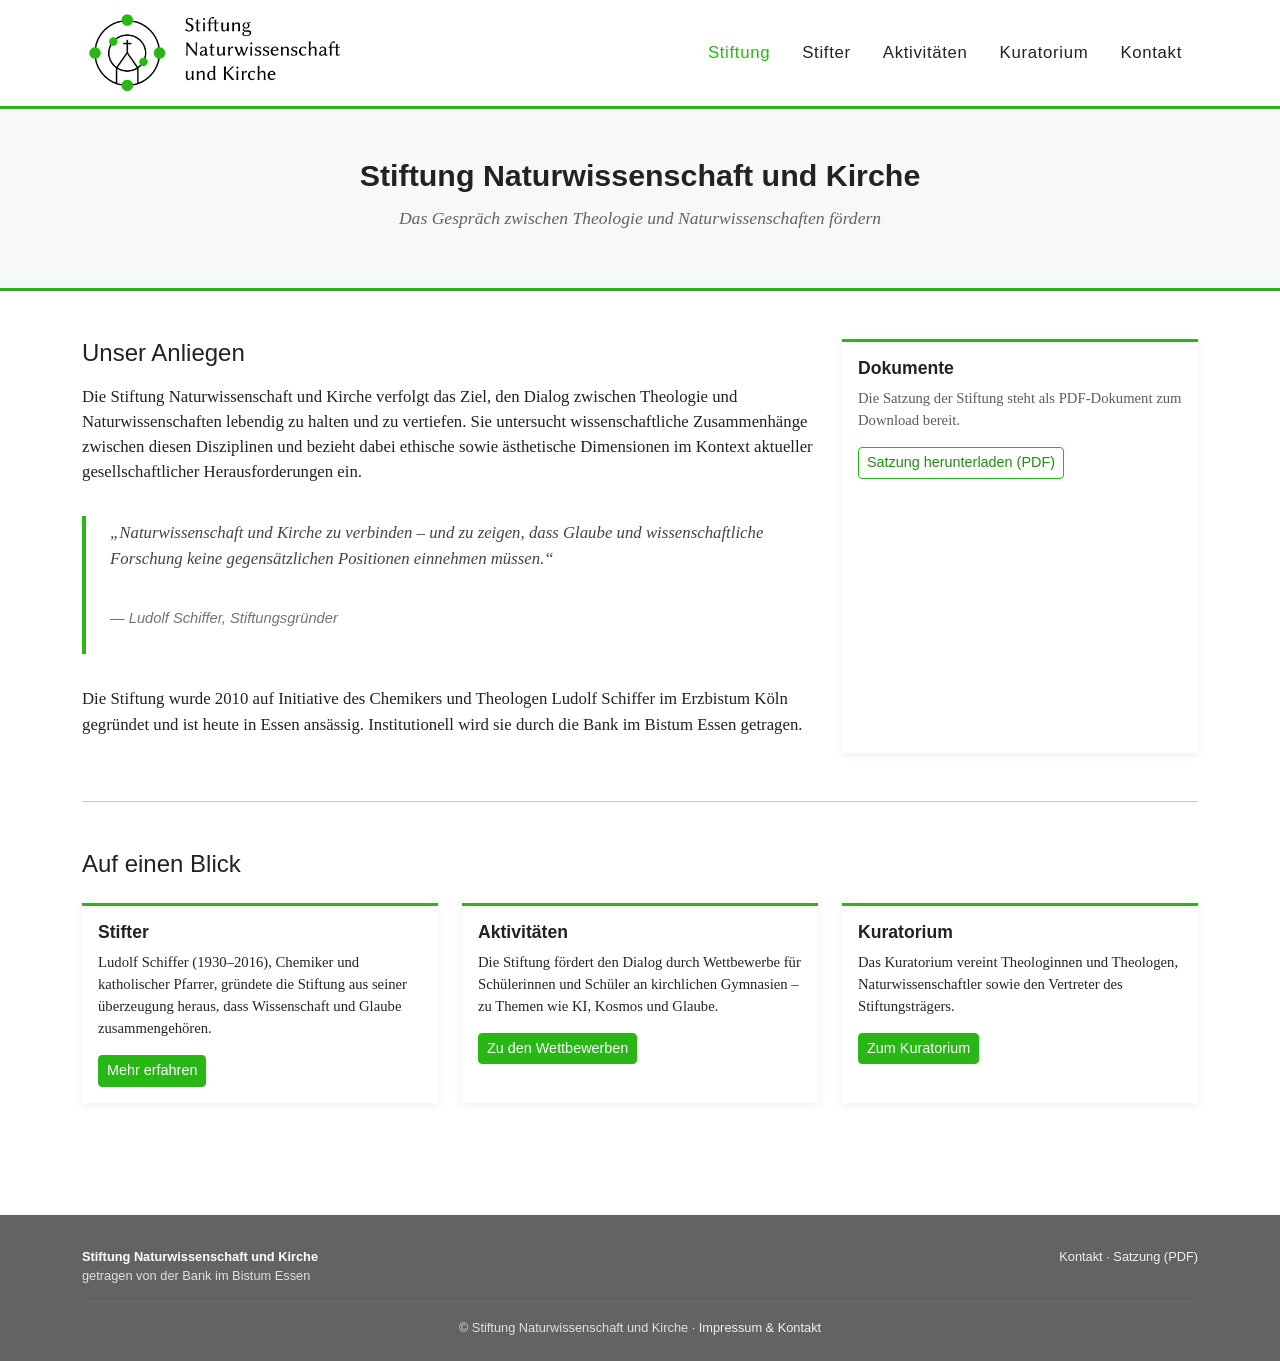
<file: index.html>
<!DOCTYPE html>
<html lang="de">
<head>
  <meta charset="UTF-8">
  <meta name="viewport" content="width=device-width, initial-scale=1.0">
  <title>Stiftung Naturwissenschaft und Kirche</title>
  <link rel="stylesheet" href="https://cdn.jsdelivr.net/npm/bootstrap@5.3.3/dist/css/bootstrap.min.css">
  <link rel="stylesheet" href="css/style.css">
</head>
<body>

  <!-- Navbar -->
  <nav class="navbar navbar-expand-md sticky-top">
    <div class="container">
      <a class="navbar-brand" href="index.html">
        <img src="assets/img/cropped-Logo_Web.png" alt="Stiftung Naturwissenschaft und Kirche">
      </a>
      <button class="navbar-toggler" type="button" data-bs-toggle="collapse" data-bs-target="#navMenu">
        <span class="navbar-toggler-icon"></span>
      </button>
      <div class="collapse navbar-collapse" id="navMenu">
        <ul class="navbar-nav ms-auto">
          <li class="nav-item"><a class="nav-link active" href="index.html">Stiftung</a></li>
          <li class="nav-item"><a class="nav-link" href="stifter.html">Stifter</a></li>
          <li class="nav-item"><a class="nav-link" href="aktivitaeten.html">Aktivit&auml;ten</a></li>
          <li class="nav-item"><a class="nav-link" href="kuratorium.html">Kuratorium</a></li>
          <li class="nav-item"><a class="nav-link" href="kontakt.html">Kontakt</a></li>
        </ul>
      </div>
    </div>
  </nav>

  <!-- Hero -->
  <section class="hero">
    <div class="container">
      <h1>Stiftung Naturwissenschaft und Kirche</h1>
      <p class="lead">Das Gespr&auml;ch zwischen Theologie und Naturwissenschaften f&ouml;rdern</p>
    </div>
  </section>

  <!-- Hauptinhalt -->
  <main class="container py-5">

    <div class="row g-4">

      <div class="col-lg-8">
        <h2 class="h4 mb-3">Unser Anliegen</h2>
        <p>
          Die Stiftung Naturwissenschaft und Kirche verfolgt das Ziel, den Dialog zwischen Theologie
          und Naturwissenschaften lebendig zu halten und zu vertiefen. Sie untersucht wissenschaftliche
          Zusammenh&auml;nge zwischen diesen Disziplinen und bezieht dabei ethische sowie &auml;sthetische
          Dimensionen im Kontext aktueller gesellschaftlicher Herausforderungen ein.
        </p>

        <blockquote class="nwk-quote">
          &bdquo;Naturwissenschaft und Kirche zu verbinden &ndash; und zu zeigen, dass Glaube und
          wissenschaftliche Forschung keine gegens&auml;tzlichen Positionen einnehmen m&uuml;ssen.&ldquo;
          <footer class="blockquote-footer mt-1">Ludolf Schiffer, Stiftungsgr&uuml;nder</footer>
        </blockquote>

        <p>
          Die Stiftung wurde 2010 auf Initiative des Chemikers und Theologen Ludolf Schiffer
          im Erzbistum K&ouml;ln gegr&uuml;ndet und ist heute in Essen ans&auml;ssig. Institutionell
          wird sie durch die Bank im Bistum Essen getragen.
        </p>
      </div>

      <div class="col-lg-4">
        <div class="card h-100">
          <div class="card-body">
            <h5 class="card-title">Dokumente</h5>
            <p class="card-text small text-muted">
              Die Satzung der Stiftung steht als PDF-Dokument zum Download bereit.
            </p>
            <a href="docs/NWK_Satzung.pdf"
               class="btn btn-outline-nwk btn-sm" target="_blank" rel="noopener">
              Satzung herunterladen (PDF)
            </a>
          </div>
        </div>
      </div>

    </div>

    <hr class="my-5">

    <h2 class="h4 mb-4">Auf einen Blick</h2>
    <div class="row g-4">

      <div class="col-md-4">
        <div class="card h-100">
          <div class="card-body">
            <h5 class="card-title">Stifter</h5>
            <p class="card-text small">
              Ludolf Schiffer (1930&ndash;2016), Chemiker und katholischer Pfarrer,
              gr&uuml;ndete die Stiftung aus seiner &uuml;berzeugung heraus, dass
              Wissenschaft und Glaube zusammengeh&ouml;ren.
            </p>
            <a href="stifter.html" class="btn btn-primary btn-sm">Mehr erfahren</a>
          </div>
        </div>
      </div>

      <div class="col-md-4">
        <div class="card h-100">
          <div class="card-body">
            <h5 class="card-title">Aktivit&auml;ten</h5>
            <p class="card-text small">
              Die Stiftung f&ouml;rdert den Dialog durch Wettbewerbe f&uuml;r
              Sch&uuml;lerinnen und Sch&uuml;ler an kirchlichen Gymnasien &ndash;
              zu Themen wie KI, Kosmos und Glaube.
            </p>
            <a href="aktivitaeten.html" class="btn btn-primary btn-sm">Zu den Wettbewerben</a>
          </div>
        </div>
      </div>

      <div class="col-md-4">
        <div class="card h-100">
          <div class="card-body">
            <h5 class="card-title">Kuratorium</h5>
            <p class="card-text small">
              Das Kuratorium vereint Theologinnen und Theologen, Naturwissenschaftler
              sowie den Vertreter des Stiftungstr&auml;gers.
            </p>
            <a href="kuratorium.html" class="btn btn-primary btn-sm">Zum Kuratorium</a>
          </div>
        </div>
      </div>

    </div>

  </main>

  <!-- Footer -->
  <footer>
    <div class="container">
      <div class="row">
        <div class="col-md-6">
          <strong style="color:#fff;">Stiftung Naturwissenschaft und Kirche</strong><br>
          getragen von der Bank im Bistum Essen
        </div>
        <div class="col-md-6 text-md-end mt-3 mt-md-0">
          <a href="kontakt.html">Kontakt</a> &middot;
          <a href="docs/NWK_Satzung.pdf" target="_blank" rel="noopener">Satzung (PDF)</a>
        </div>
      </div>
      <hr class="footer-divider">
      <div class="text-center">
        &copy; Stiftung Naturwissenschaft und Kirche &middot;
        <a href="kontakt.html">Impressum &amp; Kontakt</a>
      </div>
    </div>
  </footer>

  <script src="https://cdn.jsdelivr.net/npm/bootstrap@5.3.3/dist/js/bootstrap.bundle.min.js"></script>
</body>
</html>
</file>
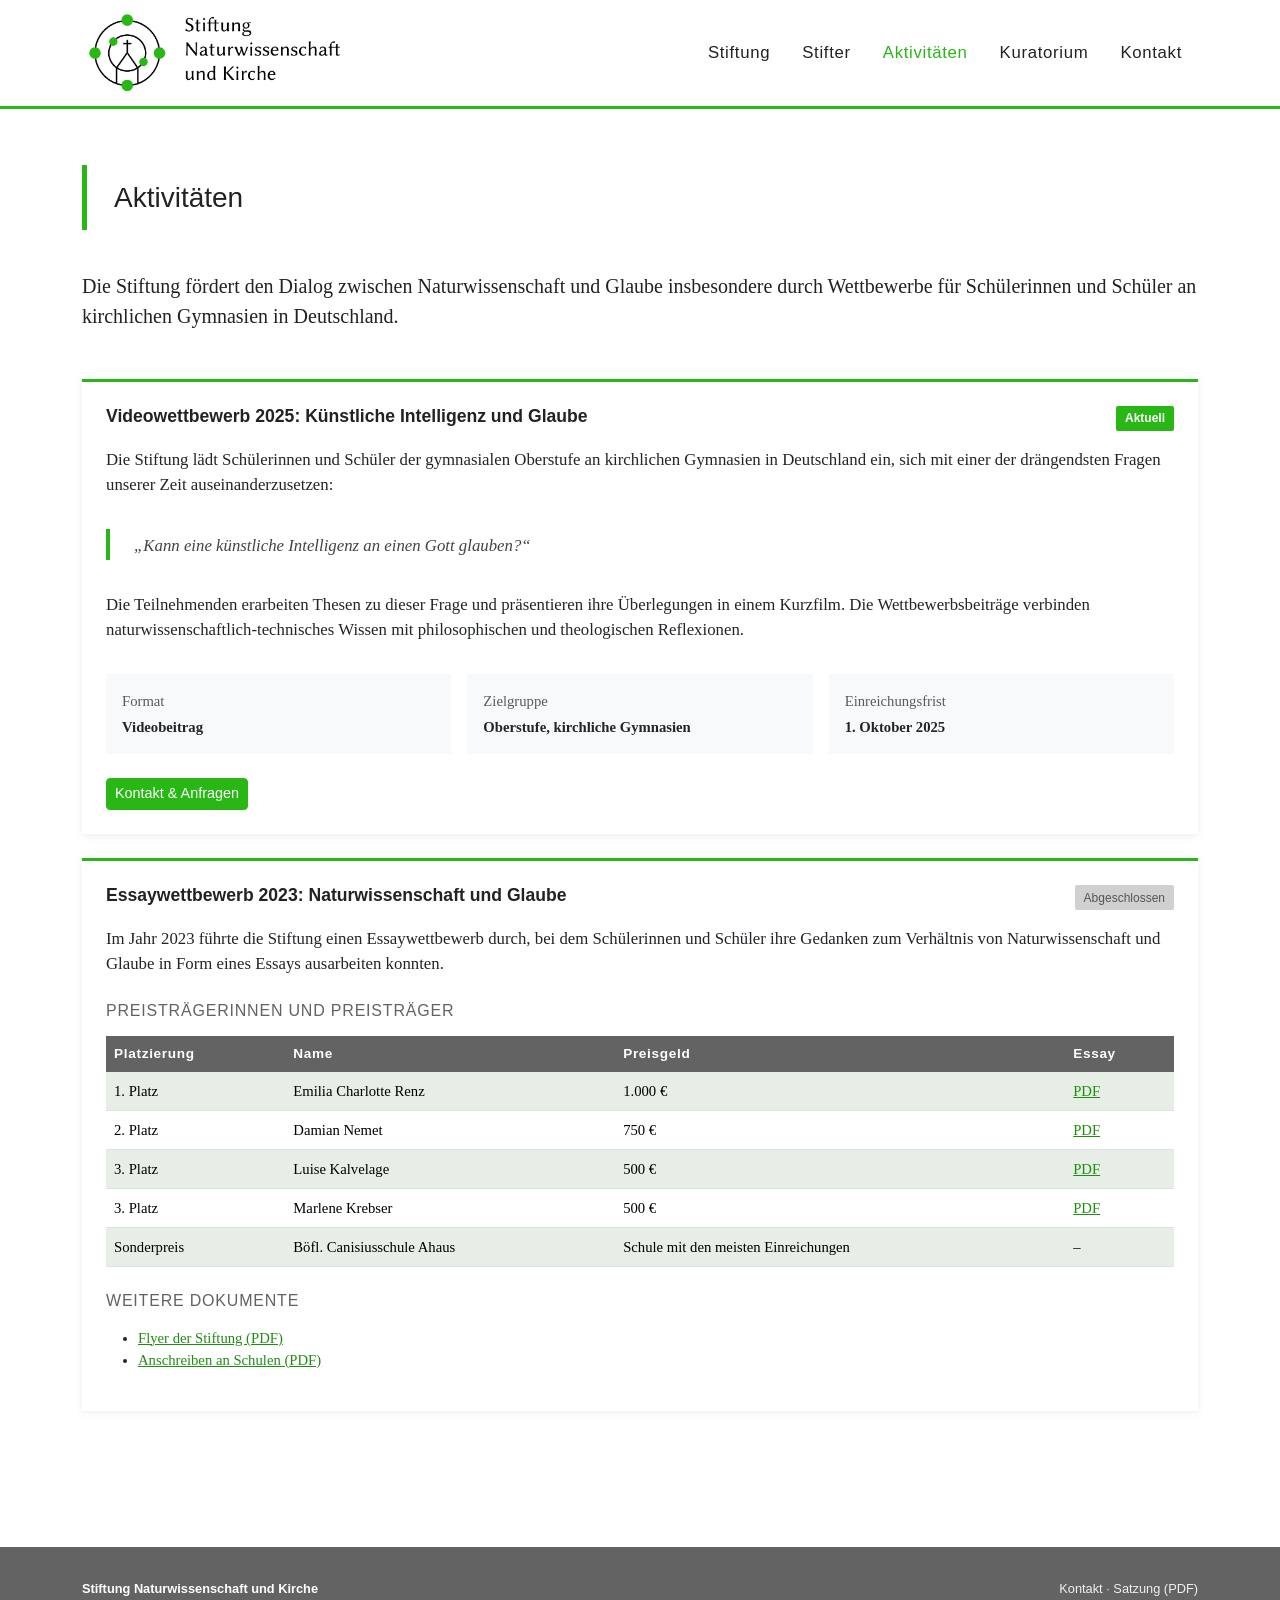
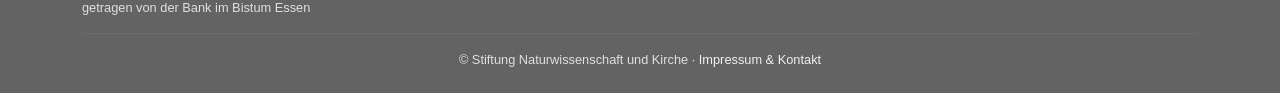
<file: aktivitaeten.html>
<!DOCTYPE html>
<html lang="de">
<head>
  <meta charset="UTF-8">
  <meta name="viewport" content="width=device-width, initial-scale=1.0">
  <title>Aktivitäten – Stiftung Naturwissenschaft und Kirche</title>
  <link rel="stylesheet" href="https://cdn.jsdelivr.net/npm/bootstrap@5.3.3/dist/css/bootstrap.min.css">
  <link rel="stylesheet" href="css/style.css">
</head>
<body>

  <!-- Navbar -->
  <nav class="navbar navbar-expand-md sticky-top">
    <div class="container">
      <a class="navbar-brand" href="index.html">
        <img src="assets/img/cropped-Logo_Web.png" alt="Stiftung Naturwissenschaft und Kirche">
      </a>
      <button class="navbar-toggler" type="button" data-bs-toggle="collapse" data-bs-target="#navMenu">
        <span class="navbar-toggler-icon"></span>
      </button>
      <div class="collapse navbar-collapse" id="navMenu">
        <ul class="navbar-nav ms-auto">
          <li class="nav-item"><a class="nav-link" href="index.html">Stiftung</a></li>
          <li class="nav-item"><a class="nav-link" href="stifter.html">Stifter</a></li>
          <li class="nav-item"><a class="nav-link active" href="aktivitaeten.html">Aktivit&auml;ten</a></li>
          <li class="nav-item"><a class="nav-link" href="kuratorium.html">Kuratorium</a></li>
          <li class="nav-item"><a class="nav-link" href="kontakt.html">Kontakt</a></li>
        </ul>
      </div>
    </div>
  </nav>

  <main class="container py-5">

    <div class="page-header">
      <h1>Aktivit&auml;ten</h1>
    </div>

    <p class="lead mb-5">
      Die Stiftung f&ouml;rdert den Dialog zwischen Naturwissenschaft und Glaube
      insbesondere durch Wettbewerbe f&uuml;r Sch&uuml;lerinnen und Sch&uuml;ler
      an kirchlichen Gymnasien in Deutschland.
    </p>

    <!-- Aktueller Wettbewerb -->
    <div class="card mb-4">
      <div class="card-body p-4">
        <div class="d-flex align-items-start justify-content-between flex-wrap gap-2 mb-3">
          <h2 class="h5 card-title mb-0">Videowettbewerb 2025: K&uuml;nstliche Intelligenz und Glaube</h2>
          <span class="badge-aktuell">Aktuell</span>
        </div>

        <p>
          Die Stiftung l&auml;dt Sch&uuml;lerinnen und Sch&uuml;ler der gymnasialen
          Oberstufe an kirchlichen Gymnasien in Deutschland ein, sich mit einer der
          dr&auml;ngendsten Fragen unserer Zeit auseinanderzusetzen:
        </p>

        <blockquote class="nwk-quote">
          &bdquo;Kann eine k&uuml;nstliche Intelligenz an einen Gott glauben?&ldquo;
        </blockquote>

        <p>
          Die Teilnehmenden erarbeiten Thesen zu dieser Frage und pr&auml;sentieren
          ihre &Uuml;berlegungen in einem Kurzfilm. Die Wettbewerbsbeitr&auml;ge
          verbinden naturwissenschaftlich-technisches Wissen mit philosophischen
          und theologischen Reflexionen.
        </p>

        <div class="row g-3 mt-2">
          <div class="col-sm-6 col-md-4">
            <div class="bg-light p-3 small">
              <div class="text-muted mb-1">Format</div>
              <strong>Videobeitrag</strong>
            </div>
          </div>
          <div class="col-sm-6 col-md-4">
            <div class="bg-light p-3 small">
              <div class="text-muted mb-1">Zielgruppe</div>
              <strong>Oberstufe, kirchliche Gymnasien</strong>
            </div>
          </div>
          <div class="col-sm-6 col-md-4">
            <div class="bg-light p-3 small">
              <div class="text-muted mb-1">Einreichungsfrist</div>
              <strong>1. Oktober 2025</strong>
            </div>
          </div>
        </div>

        <div class="mt-4">
          <a href="kontakt.html" class="btn btn-primary btn-sm">Kontakt &amp; Anfragen</a>
        </div>
      </div>
    </div>

    <!-- Vergangener Wettbewerb -->
    <div class="card mb-4">
      <div class="card-body p-4">
        <div class="d-flex align-items-start justify-content-between flex-wrap gap-2 mb-3">
          <h2 class="h5 card-title mb-0">Essaywettbewerb 2023: Naturwissenschaft und Glaube</h2>
          <span class="badge-vergangen">Abgeschlossen</span>
        </div>

        <p>
          Im Jahr 2023 f&uuml;hrte die Stiftung einen Essaywettbewerb durch, bei dem
          Sch&uuml;lerinnen und Sch&uuml;ler ihre Gedanken zum Verh&auml;ltnis von
          Naturwissenschaft und Glaube in Form eines Essays ausarbeiten konnten.
        </p>

        <h3 class="h6 mt-4 mb-3" style="text-transform:uppercase;letter-spacing:0.05em;color:var(--nwk-gray);">Preistr&auml;gerinnen und Preistr&auml;ger</h3>
        <table class="table table-striped small">
          <thead>
            <tr>
              <th>Platzierung</th>
              <th>Name</th>
              <th>Preisgeld</th>
              <th>Essay</th>
            </tr>
          </thead>
          <tbody>
            <tr>
              <td>1. Platz</td>
              <td>Emilia Charlotte Renz</td>
              <td>1.000 &euro;</td>
              <td><a href="docs/Essay_Emilia_Charlotte_Renz.pdf" target="_blank" rel="noopener">PDF</a></td>
            </tr>
            <tr>
              <td>2. Platz</td>
              <td>Damian Nemet</td>
              <td>750 &euro;</td>
              <td><a href="docs/Essay_Damian_Nemet.pdf" target="_blank" rel="noopener">PDF</a></td>
            </tr>
            <tr>
              <td>3. Platz</td>
              <td>Luise Kalvelage</td>
              <td>500 &euro;</td>
              <td><a href="docs/Essay_Luise_Kalvelage.pdf" target="_blank" rel="noopener">PDF</a></td>
            </tr>
            <tr>
              <td>3. Platz</td>
              <td>Marlene Krebser</td>
              <td>500 &euro;</td>
              <td><a href="docs/Essay_Marlene_Krebser.pdf" target="_blank" rel="noopener">PDF</a></td>
            </tr>
            <tr>
              <td>Sonderpreis</td>
              <td>B&ouml;fl. Canisiusschule Ahaus</td>
              <td>Schule mit den meisten Einreichungen</td>
              <td>&ndash;</td>
            </tr>
          </tbody>
        </table>

        <h3 class="h6 mt-4 mb-3" style="text-transform:uppercase;letter-spacing:0.05em;color:var(--nwk-gray);">Weitere Dokumente</h3>
        <ul class="small">
          <!-- <li><a href="docs/Vortrag_Prf_Blome_040324.pdf" target="_blank" rel="noopener">Festvortrag Prof. Blome &bdquo;Mensch und Kosmos&ldquo; (PDF)</a></li> -->
          <li><a href="docs/Flyer_Stiftung.pdf" target="_blank" rel="noopener">Flyer der Stiftung (PDF)</a></li>
          <li><a href="docs/NWK_Anschreiben_Schulen.pdf" target="_blank" rel="noopener">Anschreiben an Schulen (PDF)</a></li>
        </ul>
      </div>
    </div>

  </main>

  <!-- Footer -->
  <footer>
    <div class="container">
      <div class="row">
        <div class="col-md-6">
          <strong style="color:#fff;">Stiftung Naturwissenschaft und Kirche</strong><br>
          getragen von der Bank im Bistum Essen
        </div>
        <div class="col-md-6 text-md-end mt-3 mt-md-0">
          <a href="kontakt.html">Kontakt</a> &middot;
          <a href="docs/NWK_Satzung.pdf" target="_blank" rel="noopener">Satzung (PDF)</a>
        </div>
      </div>
      <hr class="footer-divider">
      <div class="text-center">
        &copy; Stiftung Naturwissenschaft und Kirche &middot;
        <a href="kontakt.html">Impressum &amp; Kontakt</a>
      </div>
    </div>
  </footer>

  <script src="https://cdn.jsdelivr.net/npm/bootstrap@5.3.3/dist/js/bootstrap.bundle.min.js"></script>
</body>
</html>
</file>
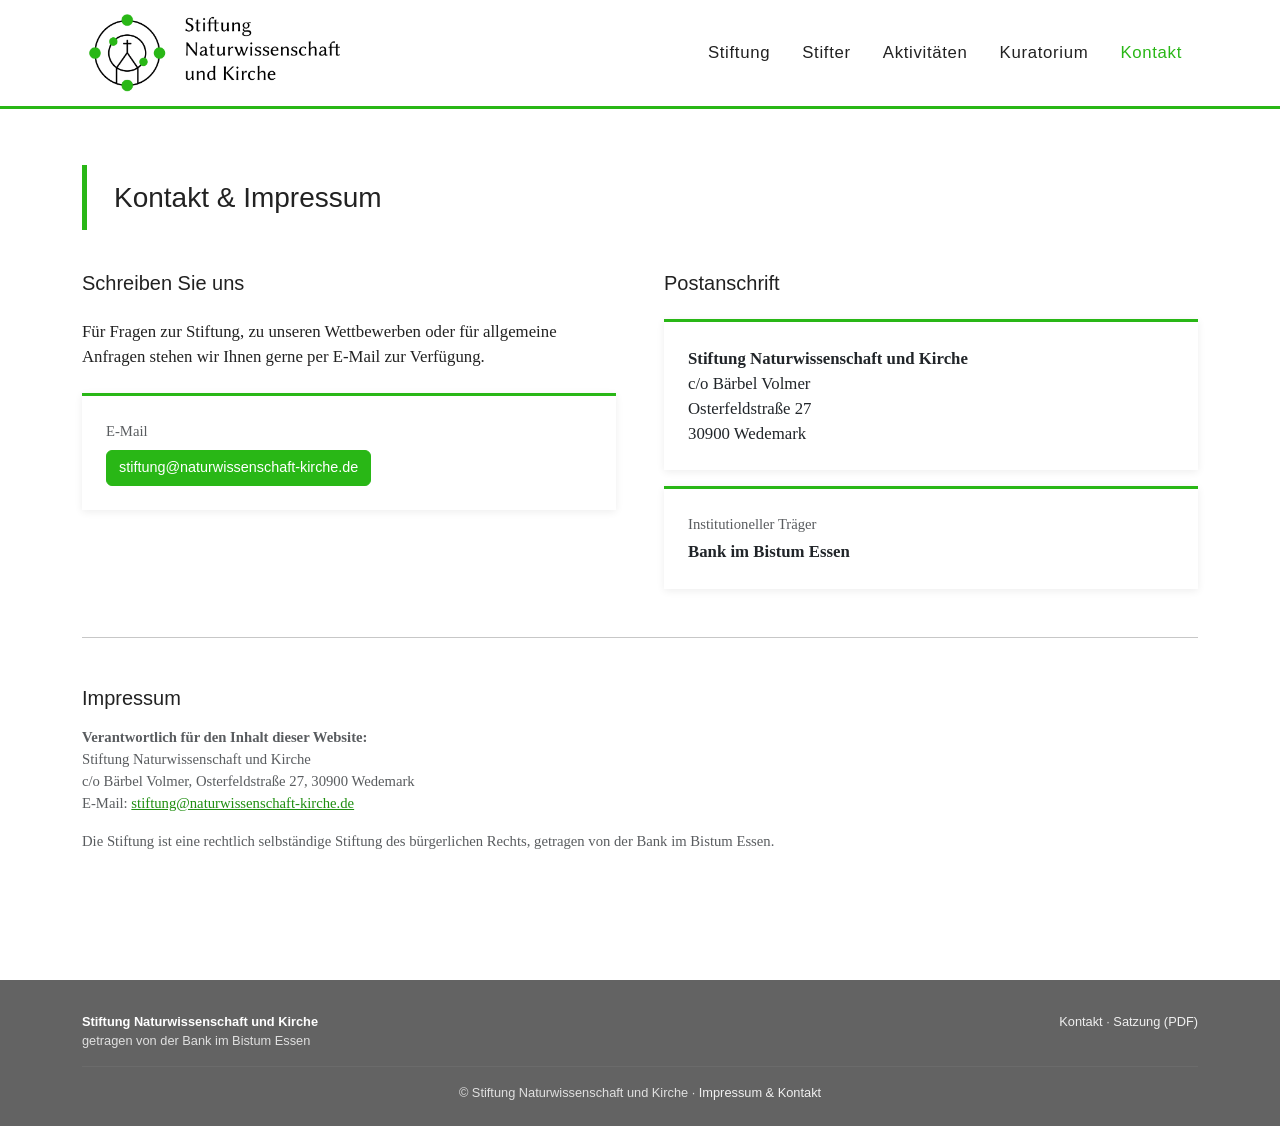
<file: kontakt.html>
<!DOCTYPE html>
<html lang="de">
<head>
  <meta charset="UTF-8">
  <meta name="viewport" content="width=device-width, initial-scale=1.0">
  <title>Kontakt – Stiftung Naturwissenschaft und Kirche</title>
  <link rel="stylesheet" href="https://cdn.jsdelivr.net/npm/bootstrap@5.3.3/dist/css/bootstrap.min.css">
  <link rel="stylesheet" href="css/style.css">
</head>
<body>

  <!-- Navbar -->
  <nav class="navbar navbar-expand-md sticky-top">
    <div class="container">
      <a class="navbar-brand" href="index.html">
        <img src="assets/img/cropped-Logo_Web.png" alt="Stiftung Naturwissenschaft und Kirche">
      </a>
      <button class="navbar-toggler" type="button" data-bs-toggle="collapse" data-bs-target="#navMenu">
        <span class="navbar-toggler-icon"></span>
      </button>
      <div class="collapse navbar-collapse" id="navMenu">
        <ul class="navbar-nav ms-auto">
          <li class="nav-item"><a class="nav-link" href="index.html">Stiftung</a></li>
          <li class="nav-item"><a class="nav-link" href="stifter.html">Stifter</a></li>
          <li class="nav-item"><a class="nav-link" href="aktivitaeten.html">Aktivit&auml;ten</a></li>
          <li class="nav-item"><a class="nav-link" href="kuratorium.html">Kuratorium</a></li>
          <li class="nav-item"><a class="nav-link active" href="kontakt.html">Kontakt</a></li>
        </ul>
      </div>
    </div>
  </nav>

  <main class="container py-5">

    <div class="page-header">
      <h1>Kontakt &amp; Impressum</h1>
    </div>

    <div class="row g-5">

      <div class="col-md-6">
        <h2 class="h5 mb-4">Schreiben Sie uns</h2>
        <p>
          F&uuml;r Fragen zur Stiftung, zu unseren Wettbewerben oder f&uuml;r
          allgemeine Anfragen stehen wir Ihnen gerne per E-Mail zur Verf&uuml;gung.
        </p>
        <div class="card mt-4">
          <div class="card-body p-4">
            <p class="mb-2 small text-muted">E-Mail</p>
            <a href="mailto:stiftung@naturwissenschaft-kirche.de" class="btn btn-primary">
              stiftung@naturwissenschaft-kirche.de
            </a>
          </div>
        </div>
      </div>

      <div class="col-md-6">
        <h2 class="h5 mb-4">Postanschrift</h2>
        <div class="card">
          <div class="card-body p-4">
            <address class="mb-0">
              <strong>Stiftung Naturwissenschaft und Kirche</strong><br>
              c/o B&auml;rbel Volmer<br>
              Osterfeldstra&szlig;e 27<br>
              30900 Wedemark
            </address>
          </div>
        </div>
        <div class="card mt-3">
          <div class="card-body p-4">
            <p class="mb-1 small text-muted">Institutioneller Tr&auml;ger</p>
            <strong>Bank im Bistum Essen</strong>
          </div>
        </div>
      </div>

    </div>

    <hr class="my-5">

    <h2 class="h5 mb-3">Impressum</h2>
    <p class="small text-muted">
      <strong>Verantwortlich f&uuml;r den Inhalt dieser Website:</strong><br>
      Stiftung Naturwissenschaft und Kirche<br>
      c/o B&auml;rbel Volmer, Osterfeldstra&szlig;e 27, 30900 Wedemark<br>
      E-Mail: <a href="mailto:stiftung@naturwissenschaft-kirche.de">stiftung@naturwissenschaft-kirche.de</a>
    </p>
    <p class="small text-muted">
      Die Stiftung ist eine rechtlich selbst&auml;ndige Stiftung des b&uuml;rgerlichen Rechts,
      getragen von der Bank im Bistum Essen.
    </p>

  </main>

  <!-- Footer -->
  <footer>
    <div class="container">
      <div class="row">
        <div class="col-md-6">
          <strong style="color:#fff;">Stiftung Naturwissenschaft und Kirche</strong><br>
          getragen von der Bank im Bistum Essen
        </div>
        <div class="col-md-6 text-md-end mt-3 mt-md-0">
          <a href="kontakt.html">Kontakt</a> &middot;
          <a href="docs/NWK_Satzung.pdf" target="_blank" rel="noopener">Satzung (PDF)</a>
        </div>
      </div>
      <hr class="footer-divider">
      <div class="text-center">
        &copy; Stiftung Naturwissenschaft und Kirche &middot;
        <a href="kontakt.html">Impressum &amp; Kontakt</a>
      </div>
    </div>
  </footer>

  <script src="https://cdn.jsdelivr.net/npm/bootstrap@5.3.3/dist/js/bootstrap.bundle.min.js"></script>
</body>
</html>
</file>
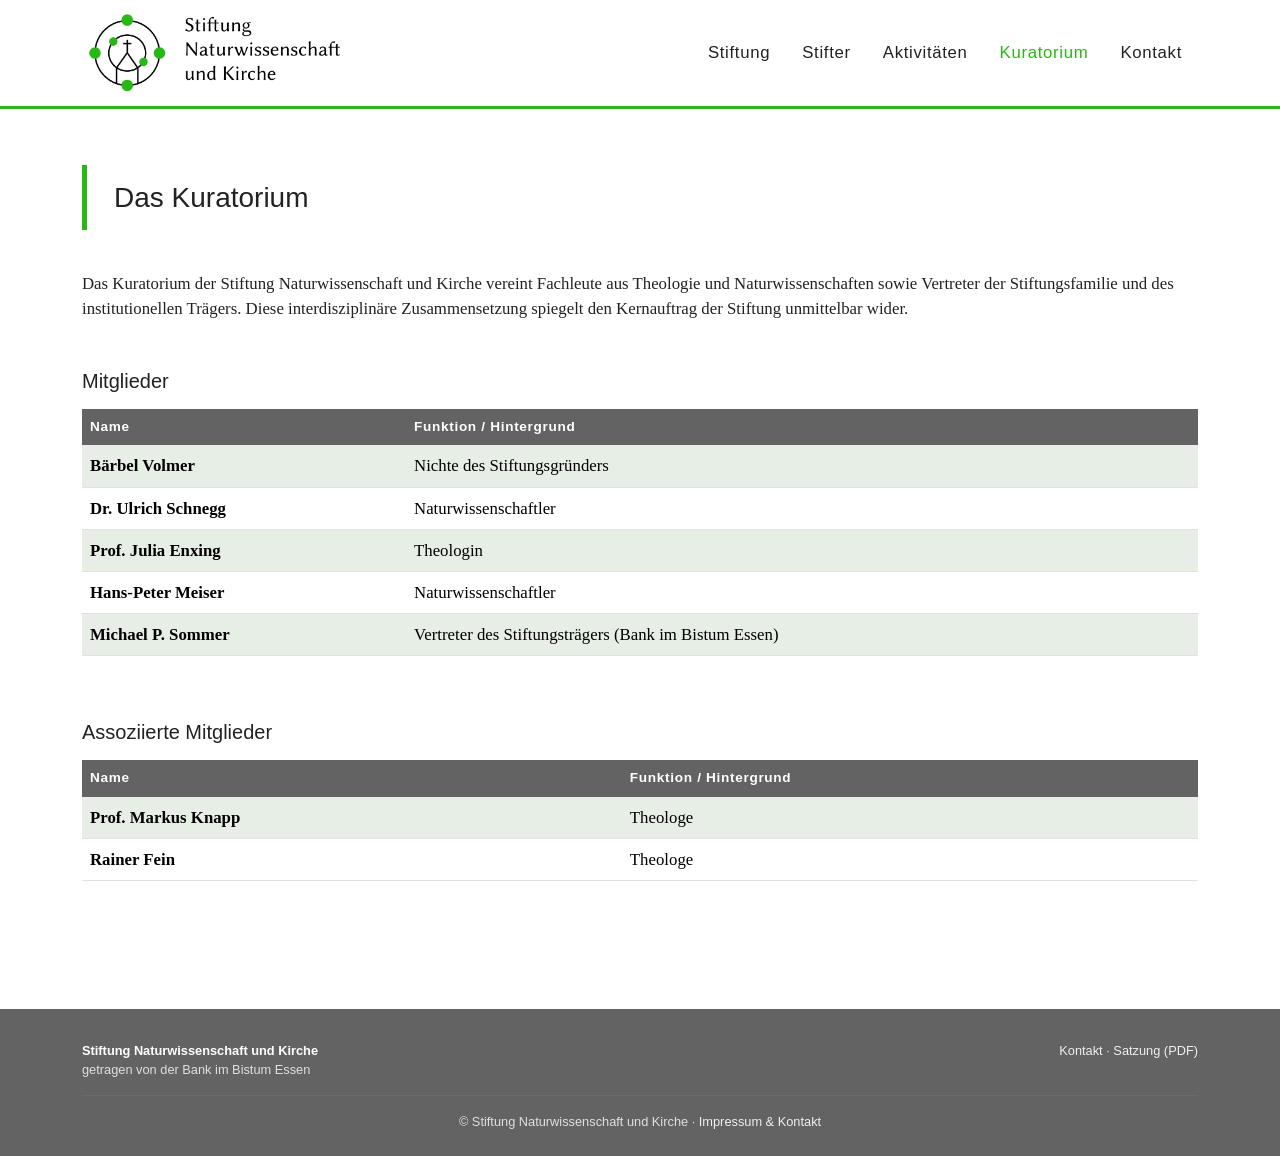
<file: kuratorium.html>
<!DOCTYPE html>
<html lang="de">
<head>
  <meta charset="UTF-8">
  <meta name="viewport" content="width=device-width, initial-scale=1.0">
  <title>Kuratorium – Stiftung Naturwissenschaft und Kirche</title>
  <link rel="stylesheet" href="https://cdn.jsdelivr.net/npm/bootstrap@5.3.3/dist/css/bootstrap.min.css">
  <link rel="stylesheet" href="css/style.css">
</head>
<body>

  <!-- Navbar -->
  <nav class="navbar navbar-expand-md sticky-top">
    <div class="container">
      <a class="navbar-brand" href="index.html">
        <img src="assets/img/cropped-Logo_Web.png" alt="Stiftung Naturwissenschaft und Kirche">
      </a>
      <button class="navbar-toggler" type="button" data-bs-toggle="collapse" data-bs-target="#navMenu">
        <span class="navbar-toggler-icon"></span>
      </button>
      <div class="collapse navbar-collapse" id="navMenu">
        <ul class="navbar-nav ms-auto">
          <li class="nav-item"><a class="nav-link" href="index.html">Stiftung</a></li>
          <li class="nav-item"><a class="nav-link" href="stifter.html">Stifter</a></li>
          <li class="nav-item"><a class="nav-link" href="aktivitaeten.html">Aktivit&auml;ten</a></li>
          <li class="nav-item"><a class="nav-link active" href="kuratorium.html">Kuratorium</a></li>
          <li class="nav-item"><a class="nav-link" href="kontakt.html">Kontakt</a></li>
        </ul>
      </div>
    </div>
  </nav>

  <main class="container py-5">

    <div class="page-header">
      <h1>Das Kuratorium</h1>
    </div>

    <p class="mb-5">
      Das Kuratorium der Stiftung Naturwissenschaft und Kirche vereint Fachleute aus
      Theologie und Naturwissenschaften sowie Vertreter der Stiftungsfamilie und
      des institutionellen Tr&auml;gers. Diese interdisziplin&auml;re Zusammensetzung
      spiegelt den Kernauftrag der Stiftung unmittelbar wider.
    </p>

    <h2 class="h5 mb-3">Mitglieder</h2>
    <div class="table-responsive mb-5">
      <table class="table table-striped align-middle">
        <thead>
          <tr>
            <th>Name</th>
            <th>Funktion / Hintergrund</th>
          </tr>
        </thead>
        <tbody>
          <tr>
            <td><strong>B&auml;rbel Volmer</strong></td>
            <td>Nichte des Stiftungsgr&uuml;nders</td>
          </tr>
          <tr>
            <td><strong>Dr. Ulrich Schnegg</strong></td>
            <td>Naturwissenschaftler</td>
          </tr>
          <tr>
            <td><strong>Prof. Julia Enxing</strong></td>
            <td>Theologin</td>
          </tr>
          <tr>
            <td><strong>Hans-Peter Meiser</strong></td>
            <td>Naturwissenschaftler</td>
          </tr>
          <tr>
            <td><strong>Michael P. Sommer</strong></td>
            <td>Vertreter des Stiftungstr&auml;gers (Bank im Bistum Essen)</td>
          </tr>
        </tbody>
      </table>
    </div>

    <h2 class="h5 mb-3">Assoziierte Mitglieder</h2>
    <div class="table-responsive">
      <table class="table table-striped align-middle">
        <thead>
          <tr>
            <th>Name</th>
            <th>Funktion / Hintergrund</th>
          </tr>
        </thead>
        <tbody>
          <tr>
            <td><strong>Prof. Markus Knapp</strong></td>
            <td>Theologe</td>
          </tr>
          <tr>
            <td><strong>Rainer Fein</strong></td>
            <td>Theologe</td>
          </tr>
        </tbody>
      </table>
    </div>

  </main>

  <!-- Footer -->
  <footer>
    <div class="container">
      <div class="row">
        <div class="col-md-6">
          <strong style="color:#fff;">Stiftung Naturwissenschaft und Kirche</strong><br>
          getragen von der Bank im Bistum Essen
        </div>
        <div class="col-md-6 text-md-end mt-3 mt-md-0">
          <a href="kontakt.html">Kontakt</a> &middot;
          <a href="docs/NWK_Satzung.pdf" target="_blank" rel="noopener">Satzung (PDF)</a>
        </div>
      </div>
      <hr class="footer-divider">
      <div class="text-center">
        &copy; Stiftung Naturwissenschaft und Kirche &middot;
        <a href="kontakt.html">Impressum &amp; Kontakt</a>
      </div>
    </div>
  </footer>

  <script src="https://cdn.jsdelivr.net/npm/bootstrap@5.3.3/dist/js/bootstrap.bundle.min.js"></script>
</body>
</html>
</file>
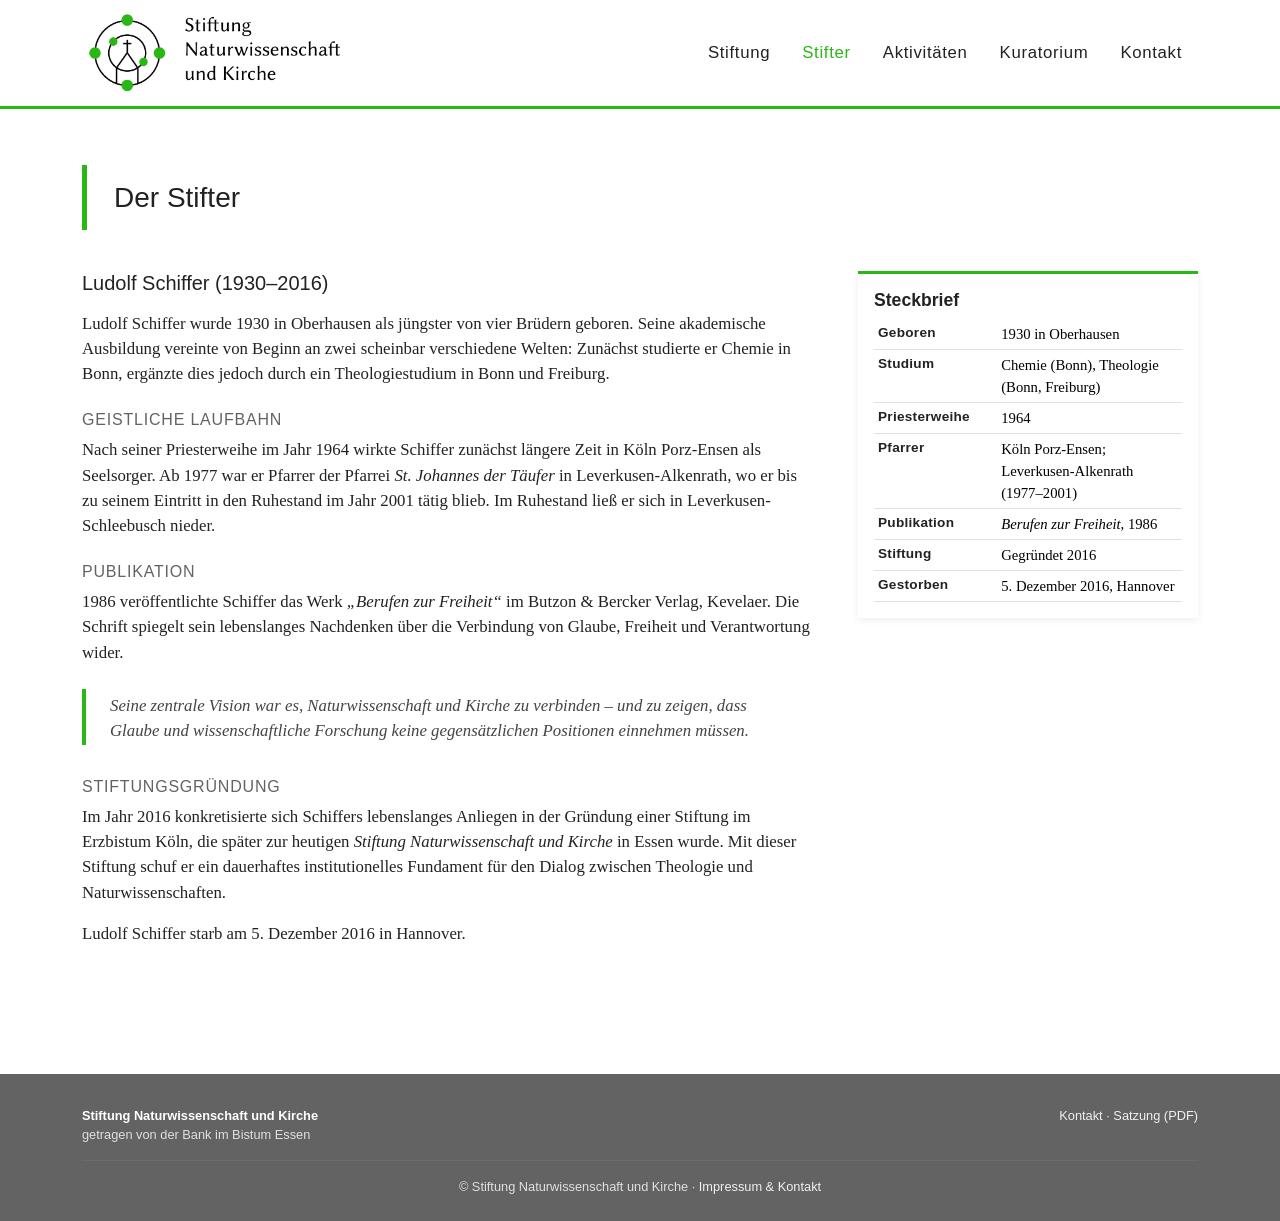
<file: stifter.html>
<!DOCTYPE html>
<html lang="de">
<head>
  <meta charset="UTF-8">
  <meta name="viewport" content="width=device-width, initial-scale=1.0">
  <title>Stifter – Stiftung Naturwissenschaft und Kirche</title>
  <link rel="stylesheet" href="https://cdn.jsdelivr.net/npm/bootstrap@5.3.3/dist/css/bootstrap.min.css">
  <link rel="stylesheet" href="css/style.css">
</head>
<body>

  <!-- Navbar -->
  <nav class="navbar navbar-expand-md sticky-top">
    <div class="container">
      <a class="navbar-brand" href="index.html">
        <img src="assets/img/cropped-Logo_Web.png" alt="Stiftung Naturwissenschaft und Kirche">
      </a>
      <button class="navbar-toggler" type="button" data-bs-toggle="collapse" data-bs-target="#navMenu">
        <span class="navbar-toggler-icon"></span>
      </button>
      <div class="collapse navbar-collapse" id="navMenu">
        <ul class="navbar-nav ms-auto">
          <li class="nav-item"><a class="nav-link" href="index.html">Stiftung</a></li>
          <li class="nav-item"><a class="nav-link active" href="stifter.html">Stifter</a></li>
          <li class="nav-item"><a class="nav-link" href="aktivitaeten.html">Aktivit&auml;ten</a></li>
          <li class="nav-item"><a class="nav-link" href="kuratorium.html">Kuratorium</a></li>
          <li class="nav-item"><a class="nav-link" href="kontakt.html">Kontakt</a></li>
        </ul>
      </div>
    </div>
  </nav>

  <main class="container py-5">

    <div class="page-header">
      <h1>Der Stifter</h1>
    </div>

    <div class="row g-5">

      <div class="col-lg-8">

        <h2 class="h5 mb-3">Ludolf Schiffer (1930&ndash;2016)</h2>

        <p>
          Ludolf Schiffer wurde 1930 in Oberhausen als j&uuml;ngster von vier Br&uuml;dern geboren.
          Seine akademische Ausbildung vereinte von Beginn an zwei scheinbar verschiedene Welten:
          Zun&auml;chst studierte er Chemie in Bonn, erg&auml;nzte dies jedoch durch ein
          Theologiestudium in Bonn und Freiburg.
        </p>

        <h3 class="h6 mt-4 mb-2" style="text-transform:uppercase;letter-spacing:0.05em;color:var(--nwk-gray);">Geistliche Laufbahn</h3>
        <p>
          Nach seiner Priesterweihe im Jahr 1964 wirkte Schiffer zun&auml;chst l&auml;ngere Zeit
          in K&ouml;ln Porz-Ensen als Seelsorger. Ab 1977 war er Pfarrer der Pfarrei
          <em>St. Johannes der T&auml;ufer</em> in Leverkusen-Alkenrath, wo er bis zu seinem
          Eintritt in den Ruhestand im Jahr 2001 t&auml;tig blieb. Im Ruhestand lie&szlig; er
          sich in Leverkusen-Schleebusch nieder.
        </p>

        <h3 class="h6 mt-4 mb-2" style="text-transform:uppercase;letter-spacing:0.05em;color:var(--nwk-gray);">Publikation</h3>
        <p>
          1986 ver&ouml;ffentlichte Schiffer das Werk <em>&bdquo;Berufen zur Freiheit&ldquo;</em>
          im Butzon &amp; Bercker Verlag, Kevelaer. Die Schrift spiegelt sein lebenslanges
          Nachdenken &uuml;ber die Verbindung von Glaube, Freiheit und Verantwortung wider.
        </p>

        <blockquote class="nwk-quote mt-4">
          Seine zentrale Vision war es, Naturwissenschaft und Kirche zu verbinden &ndash; und
          zu zeigen, dass Glaube und wissenschaftliche Forschung keine gegens&auml;tzlichen
          Positionen einnehmen m&uuml;ssen.
        </blockquote>

        <h3 class="h6 mt-4 mb-2" style="text-transform:uppercase;letter-spacing:0.05em;color:var(--nwk-gray);">Stiftungsgr&uuml;ndung</h3>
        <p>
          Im Jahr 2016 konkretisierte sich Schiffers lebenslanges Anliegen in der Gr&uuml;ndung
          einer Stiftung im Erzbistum K&ouml;ln, die sp&auml;ter zur heutigen
          <em>Stiftung Naturwissenschaft und Kirche</em> in Essen wurde. Mit dieser Stiftung
          schuf er ein dauerhaftes institutionelles Fundament f&uuml;r den Dialog zwischen
          Theologie und Naturwissenschaften.
        </p>
        <p>
          Ludolf Schiffer starb am 5. Dezember 2016 in Hannover.
        </p>

      </div>

      <!-- Steckbrief -->
      <div class="col-lg-4">
        <div class="card">
          <div class="card-body">
            <h5 class="card-title">Steckbrief</h5>
            <table class="table table-sm table-steckbrief small mb-0">
              <tbody>
                <tr><th scope="row">Geboren</th><td>1930 in Oberhausen</td></tr>
                <tr><th scope="row">Studium</th><td>Chemie (Bonn), Theologie (Bonn, Freiburg)</td></tr>
                <tr><th scope="row">Priesterweihe</th><td>1964</td></tr>
                <tr><th scope="row">Pfarrer</th><td>K&ouml;ln Porz-Ensen;<br>Leverkusen-Alkenrath (1977&ndash;2001)</td></tr>
                <tr><th scope="row">Publikation</th><td><em>Berufen zur Freiheit</em>, 1986</td></tr>
                <tr><th scope="row">Stiftung</th><td>Gegr&uuml;ndet 2016</td></tr>
                <tr><th scope="row">Gestorben</th><td>5. Dezember 2016, Hannover</td></tr>
              </tbody>
            </table>
          </div>
        </div>
      </div>

    </div>

  </main>

  <!-- Footer -->
  <footer>
    <div class="container">
      <div class="row">
        <div class="col-md-6">
          <strong style="color:#fff;">Stiftung Naturwissenschaft und Kirche</strong><br>
          getragen von der Bank im Bistum Essen
        </div>
        <div class="col-md-6 text-md-end mt-3 mt-md-0">
          <a href="kontakt.html">Kontakt</a> &middot;
          <a href="docs/NWK_Satzung.pdf" target="_blank" rel="noopener">Satzung (PDF)</a>
        </div>
      </div>
      <hr class="footer-divider">
      <div class="text-center">
        &copy; Stiftung Naturwissenschaft und Kirche &middot;
        <a href="kontakt.html">Impressum &amp; Kontakt</a>
      </div>
    </div>
  </footer>

  <script src="https://cdn.jsdelivr.net/npm/bootstrap@5.3.3/dist/js/bootstrap.bundle.min.js"></script>
</body>
</html>
</file>
<file: css/style.css>
/* ============================================================
   Stiftung Naturwissenschaft und Kirche – Custom Styles
   ============================================================ */

@import url('https://fonts.bunny.net/css?family=libertinus-serif:400,400i,700|libertinus-sans:400,700&display=swap');

:root {
  --nwk-green:    #29b716;
  --nwk-green-dk: #1f8e10;
  --nwk-gray:     #636363;
  --nwk-light:    #f7f8f9;
  --nwk-text:     #222222;
  --font-serif:   'Libertinus Serif', Georgia, serif;
  --font-sans:    'Libertinus Sans', Arial, sans-serif;
}

/* --- Grundlayout ------------------------------------------ */

body {
  font-family: var(--font-serif);
  font-size: 1.05rem;
  color: var(--nwk-text);
  background-color: #ffffff;
  display: flex;
  flex-direction: column;
  min-height: 100vh;
}

main {
  flex: 1;
}

h1, h2, h3, h4, h5, h6 {
  font-family: var(--font-sans);
}

a {
  color: var(--nwk-green-dk);
}

a:hover {
  color: var(--nwk-green);
}

/* --- Top-Bar ---------------------------------------------- */

.top-bar {
  background-color: var(--nwk-gray);
  color: #ffffff;
  font-size: 0.8rem;
  font-family: var(--font-sans);
  padding: 0.35rem 0;
  letter-spacing: 0.03em;
}

/* --- Navbar ----------------------------------------------- */

.navbar {
  background-color: #ffffff;
  border-bottom: 3px solid var(--nwk-green);
  padding-top: 0;
  padding-bottom: 0;
}

.navbar-brand {
  padding: 0.5rem 0;
}

.navbar-brand img {
  height: 90px;
  width: auto;
}

.navbar-nav .nav-link {
  color: var(--nwk-text) !important;
  font-family: var(--font-sans);
  font-size: 1.05rem;
  letter-spacing: 0.04em;
  padding: 1.2rem 1rem !important;
  transition: color 0.2s;
}

.navbar-nav .nav-link:hover,
.navbar-nav .nav-link.active {
  color: var(--nwk-green) !important;
}

.navbar-toggler {
  border-color: rgba(0, 0, 0, 0.2);
}

/* --- Seitenüberschriften ---------------------------------- */

.page-header {
  position: relative;
  padding: 1.5rem 2rem;
  margin-bottom: 2rem;
}

.page-header::before {
  content: '';
  position: absolute;
  left: 0;
  top: 10%;
  height: 80%;
  width: 5px;
  background-color: var(--nwk-green);
}

.page-header h1 {
  font-size: 1.75rem;
  color: var(--nwk-text);
  margin: 0;
}

/* --- Hero ------------------------------------------------- */

.hero {
  background-color: var(--nwk-light);
  border-bottom: 3px solid var(--nwk-green);
  padding: 3rem 0 2.5rem;
  text-align: center;
}

.hero h1 {
  font-size: 1.9rem;
  font-weight: bold;
  color: var(--nwk-text);
  margin-bottom: 0.75rem;
}

.hero-logo {
  max-width: 480px;
  width: 90%;
  height: auto;
}

.hero .lead {
  color: var(--nwk-gray);
  font-size: 1.1rem;
  font-style: italic;
}

/* --- Cards ------------------------------------------------ */

.card {
  border: none;
  border-radius: 0;
  border-top: 3px solid var(--nwk-green);
  box-shadow: 0 2px 8px rgba(0, 0, 0, 0.07);
}

.card-title {
  color: var(--nwk-text);
  font-size: 1.1rem;
  font-weight: bold;
}

/* --- Tabellen --------------------------------------------- */

.table thead th {
  background-color: var(--nwk-gray);
  color: #ffffff;
  font-family: var(--font-sans);
  font-size: 0.85rem;
  letter-spacing: 0.05em;
  border: none;
}

.table-striped > tbody > tr:nth-of-type(odd) > * {
  background-color: rgba(41, 183, 22, 0.06);
}

/* --- Wettbewerbs-Badges ----------------------------------- */

.badge-aktuell {
  background-color: var(--nwk-green);
  color: #ffffff;
  font-family: var(--font-sans);
  font-size: 0.75rem;
  font-weight: bold;
  padding: 0.3em 0.75em;
  border-radius: 2px;
  white-space: nowrap;
}

.badge-vergangen {
  background-color: #d0d0d0;
  color: #555;
  font-family: var(--font-sans);
  font-size: 0.75rem;
  padding: 0.3em 0.75em;
  border-radius: 2px;
  white-space: nowrap;
}

/* --- Buttons ---------------------------------------------- */

.btn-primary {
  background-color: var(--nwk-green);
  border-color: var(--nwk-green);
  font-family: var(--font-sans);
  font-size: 0.9rem;
}

.btn-primary:hover,
.btn-primary:focus {
  background-color: var(--nwk-green-dk);
  border-color: var(--nwk-green-dk);
}

.btn-outline-nwk {
  color: var(--nwk-green-dk);
  border-color: var(--nwk-green);
  background-color: transparent;
  font-family: var(--font-sans);
  font-size: 0.9rem;
}

.btn-outline-nwk:hover {
  background-color: var(--nwk-green);
  border-color: var(--nwk-green);
  color: #ffffff;
}

/* --- Zitat-Box -------------------------------------------- */

blockquote.nwk-quote {
  border-left: 4px solid var(--nwk-green);
  padding: 0.25rem 1.5rem 0.1rem;
  font-style: italic;
  color: #444;
  margin: 2rem 0;
}

.blockquote-footer {
  background-color: transparent;
  margin-bottom: 0;
}

/* --- Steckbrief-Tabelle ----------------------------------- */

.table-steckbrief th {
  background-color: transparent;
  color: var(--nwk-text);
  font-family: var(--font-sans);
  font-size: 0.85rem;
  font-weight: bold;
  letter-spacing: 0.02em;
  width: 40%;
}

/* --- Footer ----------------------------------------------- */

footer {
  background-color: var(--nwk-gray);
  color: rgba(255, 255, 255, 0.8);
  font-family: var(--font-sans);
  font-size: 0.8rem;
  padding: 2rem 0 1.5rem;
  margin-top: 4rem;
}

footer a {
  color: rgba(255, 255, 255, 0.9);
  text-decoration: none;
}

footer a:hover {
  color: #ffffff;
  text-decoration: underline;
}

footer .footer-divider {
  border-color: rgba(255, 255, 255, 0.2);
  margin: 1rem 0;
}
</file>
